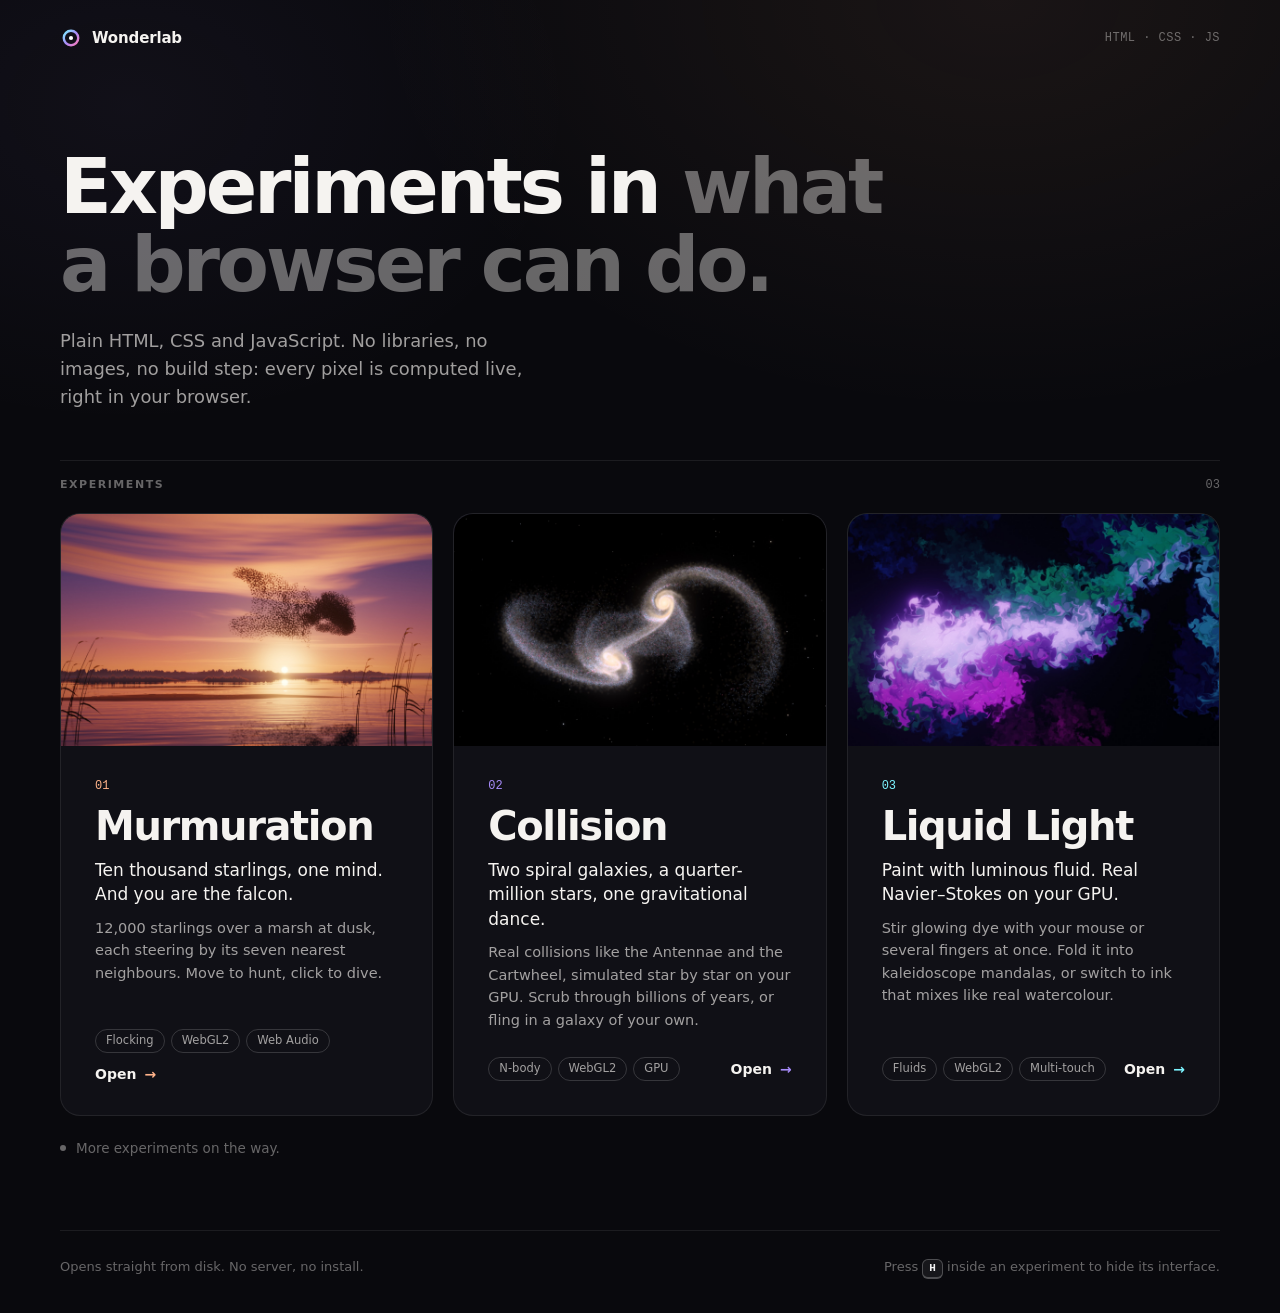
<file: index.html>
<!doctype html>
<html lang="en">
<head>
  <meta charset="utf-8">
  <meta name="viewport" content="width=device-width, initial-scale=1, viewport-fit=cover">
  <title>Wonderlab</title>
  <meta name="description" content="Experiments in plain HTML, CSS and JavaScript. No libraries, no images, no build step: every pixel is computed live in your browser.">
  <meta name="theme-color" content="#09090d">
  <meta name="color-scheme" content="dark">
  <link rel="icon" href="shared/favicon.svg" type="image/svg+xml">
  <link rel="stylesheet" href="shared/wonderlab.css">
  <link rel="stylesheet" href="style.css">
</head>
<body>
  <div class="wrap">
    <header class="top">
      <a class="brand" href="index.html">
        <svg class="brand__mark" viewBox="0 0 64 64" aria-hidden="true">
          <defs>
            <linearGradient id="brand-g" x1="0" y1="0" x2="1" y2="1">
              <stop offset="0" stop-color="#7cf4ff"/>
              <stop offset="0.5" stop-color="#a78bfa"/>
              <stop offset="1" stop-color="#ff7ab6"/>
            </linearGradient>
          </defs>
          <circle cx="32" cy="32" r="21" fill="none" stroke="url(#brand-g)" stroke-width="7"/>
          <circle cx="32" cy="32" r="6" fill="#fff"/>
        </svg>
        <span>Wonderlab</span>
      </a>
      <span class="top__meta">HTML · CSS · JS</span>
    </header>

    <main>
      <section class="hero">
        <h1>Experiments in <span>what a browser can do.</span></h1>
        <p class="lede">Plain HTML, CSS and JavaScript. No libraries, no images, no build step: every pixel is computed live, right in your browser.</p>
      </section>

      <section class="work" aria-labelledby="work-title">
        <div class="work__head">
          <h2 id="work-title">Experiments</h2>
          <span class="work__count">03</span>
        </div>

        <ol class="pieces">
          <!-- To add an experiment: copy this <li>, then change the link, images, text and --accent. -->
          <li>
            <a class="piece" href="murmuration/index.html" style="--accent: #ffb38a" aria-label="Open Murmuration: ten thousand starlings, one mind, and you are the falcon">
              <span class="piece__media">
                <img src="assets/thumbs/murmuration.jpg" alt="" width="1440" height="900" onerror="this.remove()">
                <img class="piece__alt" src="assets/thumbs/murmuration-alt.jpg" alt="" width="1440" height="900" loading="lazy" onerror="this.remove()">
              </span>
              <span class="piece__body">
                <span class="piece__num">01</span>
                <span class="piece__title">Murmuration</span>
                <span class="piece__desc">Ten thousand starlings, one mind. And you are the falcon.</span>
                <span class="piece__detail">12,000 starlings over a marsh at dusk, each steering by its seven nearest neighbours. Move to hunt, click to dive.</span>
                <span class="piece__foot">
                  <span class="piece__tags"><span>Flocking</span><span>WebGL2</span><span>Web Audio</span></span>
                  <span class="piece__cta">Open <span class="piece__arrow" aria-hidden="true">→</span></span>
                </span>
              </span>
            </a>
          </li>
          <li>
            <a class="piece" href="collision/index.html" style="--accent: #a78bfa" aria-label="Open Collision: two spiral galaxies, a quarter-million stars, one gravitational dance">
              <span class="piece__media">
                <img src="assets/thumbs/collision.jpg" alt="" width="1440" height="900" onerror="this.remove()">
                <img class="piece__alt" src="assets/thumbs/collision-alt.jpg" alt="" width="1440" height="900" loading="lazy" onerror="this.remove()">
              </span>
              <span class="piece__body">
                <span class="piece__num">02</span>
                <span class="piece__title">Collision</span>
                <span class="piece__desc">Two spiral galaxies, a quarter-million stars, one gravitational dance.</span>
                <span class="piece__detail">Real collisions like the Antennae and the Cartwheel, simulated star by star on your GPU. Scrub through billions of years, or fling in a galaxy of your own.</span>
                <span class="piece__foot">
                  <span class="piece__tags"><span>N-body</span><span>WebGL2</span><span>GPU</span></span>
                  <span class="piece__cta">Open <span class="piece__arrow" aria-hidden="true">→</span></span>
                </span>
              </span>
            </a>
          </li>
          <li>
            <a class="piece" href="liquid-light/index.html" style="--accent: #7cf4ff" aria-label="Open Liquid Light: paint with luminous fluid">
              <span class="piece__media">
                <img src="assets/thumbs/liquid-light.jpg" alt="" width="1440" height="900" onerror="this.remove()">
                <img class="piece__alt" src="assets/thumbs/liquid-light-alt.jpg" alt="" width="1440" height="900" loading="lazy" onerror="this.remove()">
              </span>
              <span class="piece__body">
                <span class="piece__num">03</span>
                <span class="piece__title">Liquid Light</span>
                <span class="piece__desc">Paint with luminous fluid. Real Navier–Stokes on your GPU.</span>
                <span class="piece__detail">Stir glowing dye with your mouse or several fingers at once. Fold it into kaleidoscope mandalas, or switch to ink that mixes like real watercolour.</span>
                <span class="piece__foot">
                  <span class="piece__tags"><span>Fluids</span><span>WebGL2</span><span>Multi-touch</span></span>
                  <span class="piece__cta">Open <span class="piece__arrow" aria-hidden="true">→</span></span>
                </span>
              </span>
            </a>
          </li>
        </ol>

        <p class="soon"><span class="soon__dot" aria-hidden="true"></span>More experiments on the way.</p>
      </section>
    </main>

    <footer class="foot">
      <span>Opens straight from disk. No server, no install.</span>
      <span>Press <span class="wl-kbd">H</span> inside an experiment to hide its interface.</span>
    </footer>
  </div>
</body>
</html>
</file>
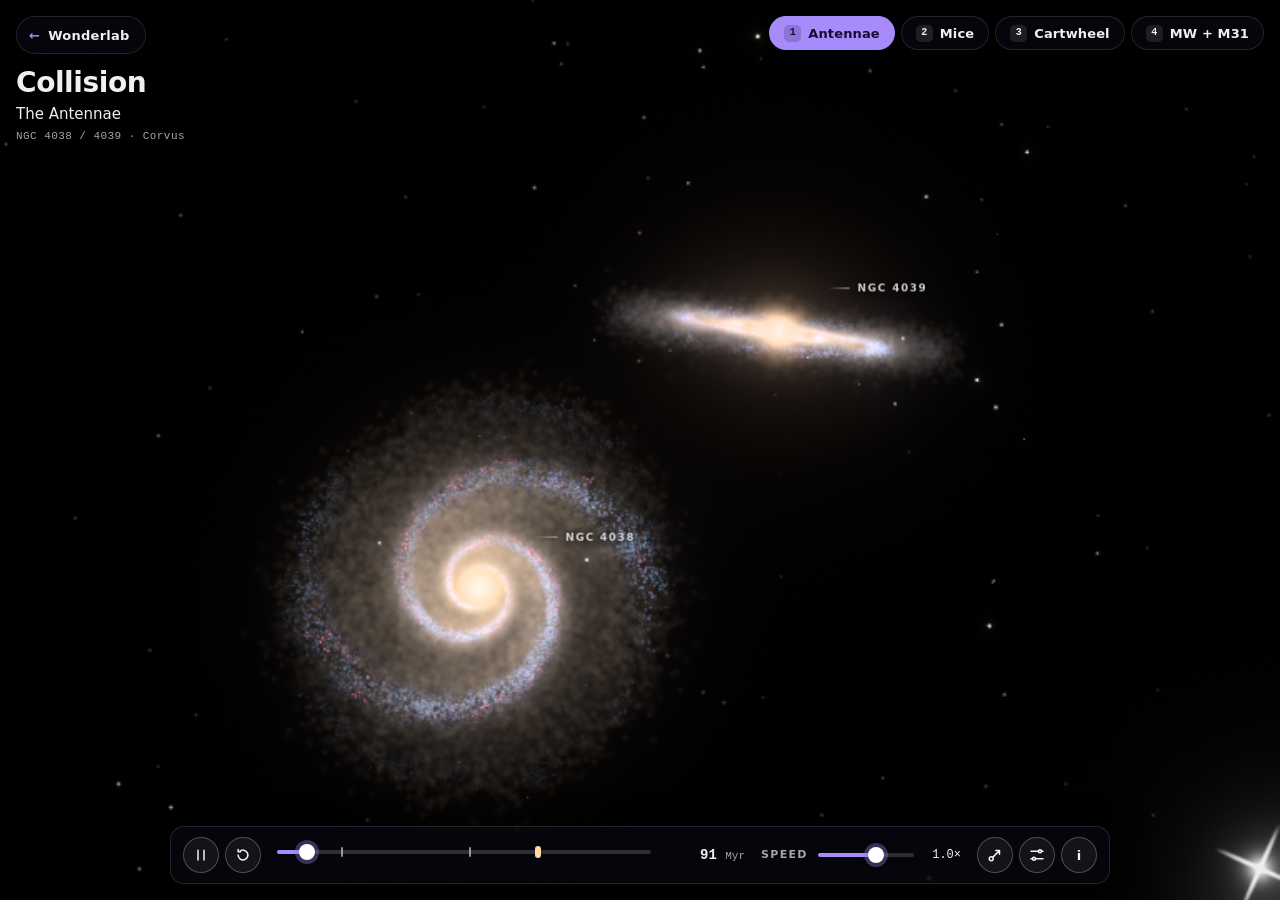
<file: collision/index.html>
<!doctype html>
<html lang="en">
<head>
  <meta charset="utf-8">
  <meta name="viewport" content="width=device-width, initial-scale=1, viewport-fit=cover">
  <title>Collision · Wonderlab</title>
  <meta name="description" content="Two spiral galaxies, a quarter-million stars, one gravitational dance: a real-time GPU simulation of colliding galaxies.">
  <meta name="theme-color" content="#000000">
  <link rel="icon" href="../shared/favicon.svg" type="image/svg+xml">
  <link rel="stylesheet" href="../shared/wonderlab.css">
  <link rel="stylesheet" href="style.css">
</head>
<body>
  <canvas id="stage" class="stage" role="img" aria-label="Simulated galaxy collision"></canvas>
  <canvas id="overlay" class="overlay" aria-hidden="true"></canvas>
  <div id="labels" class="labels wl-ui" aria-hidden="true"></div>

  <a class="wl-home wl-ui" href="../index.html" aria-label="Back to the Wonderlab gallery"><span class="wl-home__arrow" aria-hidden="true">←</span><span>Wonderlab</span></a>

  <header class="title wl-ui">
    <h1 class="title__name">Collision</h1>
    <p class="title__scene" id="scene-title">The Antennae</p>
    <p class="title__desig" id="scene-desig">NGC 4038 / 4039 · Corvus</p>
  </header>

  <nav class="scenes wl-ui" aria-label="Scenarios">
    <button class="wl-btn wl-btn--glass scene" type="button" data-scene="antennae" aria-pressed="true"><span class="scene__key" aria-hidden="true">1</span>Antennae</button>
    <button class="wl-btn wl-btn--glass scene" type="button" data-scene="mice" aria-pressed="false"><span class="scene__key" aria-hidden="true">2</span>Mice</button>
    <button class="wl-btn wl-btn--glass scene" type="button" data-scene="cartwheel" aria-pressed="false"><span class="scene__key" aria-hidden="true">3</span>Cartwheel</button>
    <button class="wl-btn wl-btn--glass scene" type="button" data-scene="milkomeda" aria-pressed="false"><span class="scene__key" aria-hidden="true">4</span>MW + M31</button>
  </nav>

  <p id="caption" class="caption wl-ui" aria-live="polite"></p>

  <section class="dock wl-panel wl-ui" aria-label="Time controls">
    <div class="dock__transport">
      <button id="play" class="wl-btn wl-btn--icon" type="button" aria-label="Pause simulation">
        <svg class="icon icon--pause" viewBox="0 0 24 24" aria-hidden="true"><path d="M8 5.5v13M16 5.5v13"/></svg>
        <svg class="icon icon--play" viewBox="0 0 24 24" aria-hidden="true"><path d="M8.5 5.8v12.4L18.5 12z"/></svg>
      </button>
      <button id="restart" class="wl-btn wl-btn--icon" type="button" aria-label="Restart scenario">
        <svg class="icon" viewBox="0 0 24 24" aria-hidden="true"><path d="M5.5 12a6.5 6.5 0 1 0 2-4.7M5.5 4.5v3.3h3.3"/></svg>
      </button>
    </div>
    <div class="dock__timeline">
      <div class="timeline">
        <div id="marks" class="timeline__marks" aria-hidden="true"></div>
        <input id="timeline" class="wl-range" type="range" min="0" max="1000" step="1" value="0" aria-label="Timeline: drag to jump in time" aria-valuetext="0 million years">
      </div>
      <output id="clock" class="clock" for="timeline"><span id="clock-value">0</span> <span class="clock__unit">Myr</span><span id="clock-suffix" class="clock__suffix"></span></output>
    </div>
    <div class="dock__speed">
      <label class="wl-label" for="speed">Speed</label>
      <input id="speed" class="wl-range" type="range" min="-100" max="60" step="1" value="0">
      <output id="speed-out" class="wl-value" for="speed">1.0×</output>
    </div>
    <div class="dock__tools">
      <button id="fling" class="wl-btn wl-btn--icon" type="button" aria-pressed="false" aria-label="Fling a galaxy (F)">
        <svg class="icon" viewBox="0 0 24 24" aria-hidden="true"><circle cx="7" cy="17" r="2.6"/><path d="M9.5 14.5 18 6M13 6h5v5"/></svg>
      </button>
      <button id="settings-btn" class="wl-btn wl-btn--icon" type="button" aria-expanded="false" aria-controls="settings" aria-label="View settings">
        <svg class="icon" viewBox="0 0 24 24" aria-hidden="true"><path d="M4 7h10M18 7h2M4 17h2M10 17h10"/><circle cx="16" cy="7" r="2"/><circle cx="8" cy="17" r="2"/></svg>
      </button>
      <button class="wl-btn wl-btn--icon" type="button" data-wl-open="about" aria-label="About this piece">i</button>
    </div>
  </section>

  <aside id="settings" class="settings wl-panel wl-ui" aria-label="View settings" hidden>
    <div class="wl-row"><label for="opt-tag">Colour by galaxy <span class="wl-kbd">T</span></label><input id="opt-tag" type="checkbox" class="wl-switch"></div>
    <div class="wl-row"><label for="opt-rotate">Auto-rotate</label><input id="opt-rotate" type="checkbox" class="wl-switch" checked></div>
    <div class="wl-row"><label for="opt-labels">Labels</label><input id="opt-labels" type="checkbox" class="wl-switch" checked></div>
    <div class="wl-row"><label for="opt-dust">Dust lanes</label><input id="opt-dust" type="checkbox" class="wl-switch" checked></div>
    <div class="wl-row"><label for="opt-trails">Core orbits</label><input id="opt-trails" type="checkbox" class="wl-switch"></div>
    <div class="wl-field">
      <label class="wl-label" for="opt-stars">Stars</label>
      <select id="opt-stars" class="wl-select">
        <option value="65536">65,536</option>
        <option value="131072">131,072</option>
        <option value="262144">262,144</option>
        <option value="524288">524,288</option>
      </select>
    </div>
  </aside>

  <div class="wl-hint wl-ui">
    <span class="hint--fine">Drag to orbit · scroll or pinch to zoom · <span class="wl-kbd">F</span> fling a galaxy · <span class="wl-kbd">Space</span> pause</span>
    <span class="hint--touch">Drag to orbit · pinch to zoom · tap ↗ to fling a galaxy</span>
  </div>

  <dialog id="about" class="wl-dialog" aria-labelledby="about-title">
    <button class="wl-btn wl-btn--icon wl-dialog__close" type="button" data-wl-close aria-label="Close">✕</button>
    <div class="wl-dialog__body">
      <h2 id="about-title">Collision</h2>
      <p>Every point of light here is a test particle in a <em>restricted N-body</em> simulation, the method Alar and Juri Toomre used in 1972 to show that the bridges and tails of interacting galaxies are made by tides. Each galaxy is a rigid gravitational potential (a dense bulge inside a broad dark-matter halo). The two cores pull on each other, and up to half a million massless stars feel both, advanced on your GPU by a time-symmetric leapfrog integrator several times per frame.</p>
      <p><strong>Tidal tails.</strong> Tides stretch each disk along the line to its partner. On a prograde pass, where a disk spins the same way the pair orbits, stars on the far side keep pace with the passing galaxy long enough to be pulled free and stream away in long, curving tails, while the near side reaches out as a bridge.</p>
      <p><strong>Stars almost never collide.</strong> If the Sun were a grain of sand 1 mm across, the nearest star would be another grain about 30 km away. The disks pass through each other and only gravity rearranges them. Vast gas clouds do collide, which is why real mergers trigger bursts of star formation: the pink knots are glowing hydrogen around newborn stars.</p>
      <p><strong>Dark-matter halos</strong> outweigh the stars many times over; here each halo holds 13 times its bulge’s mass and keeps the rotation curve near 180–200 km/s. Overlapping halos drag on each other (dynamical friction), draining orbital energy, so each fly-by is followed by a closer one until the cores merge.</p>
      <p><strong>Our future.</strong> Andromeda is about 2.5 million light-years away and closing at roughly 110 km/s. Hubble measurements (van der Marel et al., 2012) predicted a first passage about 4 billion years from now and a merger some 2 billion years later; a 2025 study that added Gaia data and the pull of M33 and the Large Magellanic Cloud put the odds of a merger within 10 billion years closer to 50:50.</p>
      <h3>Controls</h3>
      <ul class="keys">
        <li><span>Drag · arrow keys</span><span>Orbit the camera</span></li>
        <li><span>Scroll · pinch · <span class="wl-kbd">+</span> <span class="wl-kbd">−</span></span><span>Zoom</span></li>
        <li><span><span class="wl-kbd">Space</span></span><span>Play or pause</span></li>
        <li><span><span class="wl-kbd">R</span></span><span>Restart the scenario</span></li>
        <li><span><span class="wl-kbd">1</span>–<span class="wl-kbd">4</span></span><span>Choose a scenario</span></li>
        <li><span><span class="wl-kbd">[</span> <span class="wl-kbd">]</span></span><span>Slower · faster</span></li>
        <li><span><span class="wl-kbd">F</span>, then drag</span><span>Fling a third galaxy</span></li>
        <li><span><span class="wl-kbd">T</span></span><span>Colour stars by their home galaxy</span></li>
        <li><span><span class="wl-kbd">H</span></span><span>Hide the interface</span></li>
      </ul>
      <p class="about__tech">Rendering: soft Gaussian star sprites in a 16-bit floating-point buffer, dust that dims and reddens the light behind it, bloom, and an asinh stretch like the one astronomers use for colour images.</p>
    </div>
  </dialog>

  <script src="../shared/wonderlab.js" defer></script>
  <script src="sim.js" defer></script>
  <script src="shaders.js" defer></script>
  <script src="render.js" defer></script>
  <script src="camera.js" defer></script>
  <script src="fling.js" defer></script>
  <script src="script.js" defer></script>
</body>
</html>
</file>
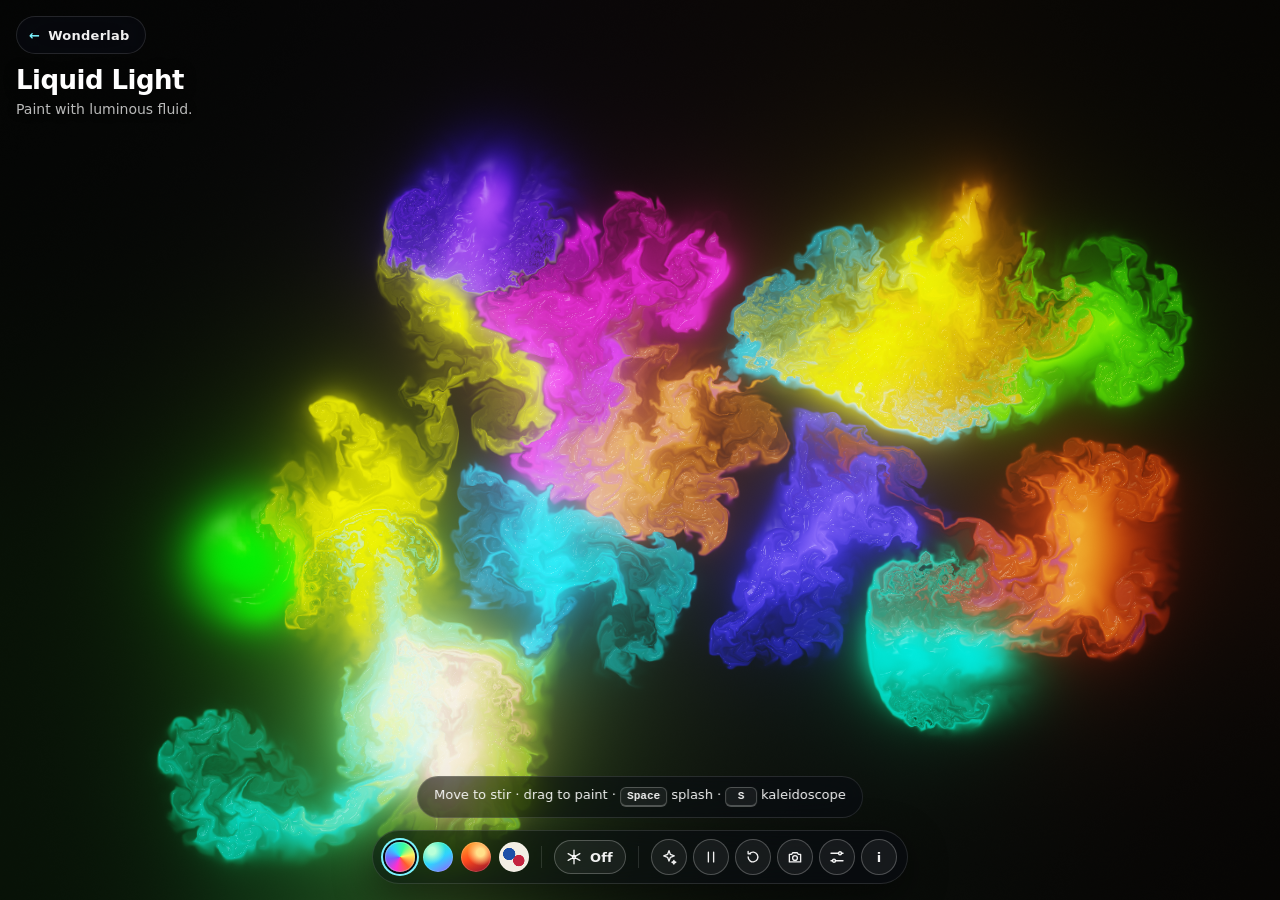
<file: liquid-light/index.html>
<!doctype html>
<html lang="en">
<head>
  <meta charset="utf-8">
  <meta name="viewport" content="width=device-width, initial-scale=1, viewport-fit=cover">
  <title>Liquid Light · Wonderlab</title>
  <meta name="description" content="Paint with luminous fluid: a real-time Navier–Stokes simulation on your GPU, with kaleidoscope symmetry and an ink-on-paper mode.">
  <meta name="theme-color" content="#000000">
  <link rel="icon" href="../shared/favicon.svg" type="image/svg+xml">
  <link rel="stylesheet" href="../shared/wonderlab.css">
  <link rel="stylesheet" href="style.css">
</head>
<body>
  <canvas id="stage" class="stage" role="img" aria-label="Glowing fluid that swirls wherever you paint"></canvas>

  <a class="wl-home wl-ui" href="../index.html" aria-label="Back to the Wonderlab gallery"><span class="wl-home__arrow" aria-hidden="true">←</span><span>Wonderlab</span></a>

  <header class="title wl-ui">
    <h1 class="title__name">Liquid Light</h1>
    <p class="title__tag">Paint with luminous fluid.</p>
  </header>

  <section class="dock wl-panel wl-ui" aria-label="Painting controls">
    <div class="swatches" role="group" aria-label="Palette">
      <button class="swatch swatch--neon" type="button" data-palette="0" aria-pressed="true" aria-label="Neon palette (1)"></button>
      <button class="swatch swatch--aurora" type="button" data-palette="1" aria-pressed="false" aria-label="Aurora palette (2)"></button>
      <button class="swatch swatch--lava" type="button" data-palette="2" aria-pressed="false" aria-label="Lava palette (3)"></button>
      <button class="swatch swatch--ink" type="button" data-palette="3" aria-pressed="false" aria-label="Ink on paper (4)"></button>
    </div>
    <span class="dock__sep" aria-hidden="true"></span>
    <button id="sym" class="wl-btn sym" type="button" aria-label="Kaleidoscope: off. Press S to change.">
      <svg class="icon" viewBox="0 0 24 24" aria-hidden="true"><path d="M12 3v18M4.2 7.5l15.6 9M4.2 16.5l15.6-9"/><circle cx="12" cy="12" r="2.2"/></svg>
      <span id="sym-label" class="sym__label">Off</span>
    </button>
    <span class="dock__sep" aria-hidden="true"></span>
    <div class="dock__actions">
      <button id="burst" class="wl-btn wl-btn--icon" type="button" aria-label="Splash of colour (Space)">
        <svg class="icon" viewBox="0 0 24 24" aria-hidden="true"><path d="M12 3.5l1.9 5.1 5.1 1.9-5.1 1.9-1.9 5.1-1.9-5.1-5.1-1.9 5.1-1.9z"/><path d="M18.5 16.5l.7 1.8 1.8.7-1.8.7-.7 1.8-.7-1.8-1.8-.7 1.8-.7z"/></svg>
      </button>
      <button id="pause" class="wl-btn wl-btn--icon" type="button" aria-pressed="false" aria-label="Freeze the flow (P)">
        <svg class="icon icon--pause" viewBox="0 0 24 24" aria-hidden="true"><path d="M8.5 5.5v13M15.5 5.5v13"/></svg>
        <svg class="icon icon--play" viewBox="0 0 24 24" aria-hidden="true"><path d="M8.5 5.8v12.4L18.5 12z"/></svg>
      </button>
      <button id="clear" class="wl-btn wl-btn--icon" type="button" aria-label="Clear the canvas (C)">
        <svg class="icon" viewBox="0 0 24 24" aria-hidden="true"><path d="M5.5 12a6.5 6.5 0 1 0 2-4.7M5.5 4.5v3.3h3.3"/></svg>
      </button>
      <button id="snap" class="wl-btn wl-btn--icon" type="button" aria-label="Save a picture">
        <svg class="icon" viewBox="0 0 24 24" aria-hidden="true"><path d="M4.5 8.5h3l1.6-2.2h5.8l1.6 2.2h3v10h-15z"/><circle cx="12" cy="13.3" r="3.2"/></svg>
      </button>
      <button id="settings-btn" class="wl-btn wl-btn--icon" type="button" aria-expanded="false" aria-controls="settings" aria-label="Fluid settings">
        <svg class="icon" viewBox="0 0 24 24" aria-hidden="true"><path d="M4 7h10M18 7h2M4 17h2M10 17h10"/><circle cx="16" cy="7" r="2"/><circle cx="8" cy="17" r="2"/></svg>
      </button>
      <button class="wl-btn wl-btn--icon" type="button" data-wl-open="about" aria-label="About this piece">i</button>
    </div>
  </section>

  <aside id="settings" class="settings wl-panel wl-ui" aria-label="Fluid settings" hidden>
    <div class="wl-field">
      <div class="wl-row"><label class="wl-label" for="opt-curl">Swirl</label><output class="wl-value" id="opt-curl-out" for="opt-curl">30</output></div>
      <input id="opt-curl" class="wl-range" type="range" min="0" max="60" step="1" value="30">
    </div>
    <div class="wl-field">
      <div class="wl-row"><label class="wl-label" for="opt-fade">Fade</label><output class="wl-value" id="opt-fade-out" for="opt-fade">Medium</output></div>
      <input id="opt-fade" class="wl-range" type="range" min="0" max="100" step="1" value="45">
    </div>
    <div class="wl-field">
      <div class="wl-row"><label class="wl-label" for="opt-size">Brush</label><output class="wl-value" id="opt-size-out" for="opt-size">Medium</output></div>
      <input id="opt-size" class="wl-range" type="range" min="0" max="100" step="1" value="40">
    </div>
    <div class="wl-row settings__switch"><label for="opt-bloom">Glow</label><input id="opt-bloom" type="checkbox" class="wl-switch" checked></div>
    <div class="wl-row settings__switch"><label for="opt-idle">Paints by itself when idle</label><input id="opt-idle" type="checkbox" class="wl-switch" checked></div>
    <div class="wl-field">
      <label class="wl-label" for="opt-quality">Quality</label>
      <select id="opt-quality" class="wl-select">
        <option value="auto">Auto</option>
        <option value="high">High</option>
        <option value="medium">Medium</option>
        <option value="low">Low</option>
      </select>
    </div>
  </aside>

  <div class="wl-hint wl-ui">
    <span class="hint--fine">Move to stir · drag to paint · <span class="wl-kbd">Space</span> splash · <span class="wl-kbd">S</span> kaleidoscope</span>
    <span class="hint--touch">Drag with one or more fingers to paint</span>
  </div>

  <dialog id="about" class="wl-dialog" aria-labelledby="about-title">
    <button class="wl-btn wl-btn--icon wl-dialog__close" type="button" data-wl-close aria-label="Close">✕</button>
    <div class="wl-dialog__body">
      <h2 id="about-title">Liquid Light</h2>
      <p>What you're stirring is a real fluid simulation. Your GPU solves the <strong>Navier–Stokes equations</strong>, written down by Claude-Louis Navier in 1822 and George Gabriel Stokes in 1845, on a grid of tens of thousands of cells, sixty times a second.</p>
      <p><strong>How a frame works.</strong> Every cell's velocity is carried along by the flow itself (<em>advection</em>). Then the solver makes the fluid incompressible: it measures how much each cell is gaining or losing fluid, solves for the pressure that would cancel it with twenty-odd Jacobi iterations, and subtracts that pressure's gradient. This is Jos Stam's "Stable Fluids" method from 1999, which stays stable at any time step.</p>
      <p><strong>Why it keeps swirling.</strong> Numerical grids blur small eddies away. <em>Vorticity confinement</em> (Fedkiw, Stam &amp; Jensen, 2001) spins them back up, which is what gives the smoke its curls. The <em>Swirl</em> slider controls it.</p>
      <p><strong>The light.</strong> The coloured dye rides on the flow at a much finer resolution than the velocity grid. It's shaded as if it were a glossy liquid surface, then given a soft glow. In <em>Ink</em> mode the dye absorbs light instead of emitting it, so colours mix like real watercolour: overlap blue and yellow and you get green.</p>
      <p>Fun fact: nobody has proved that smooth solutions to these equations always exist in 3D. It's one of the Clay Institute's million-dollar Millennium Prize problems.</p>
      <h3>Controls</h3>
      <ul class="keys">
        <li><span>Move · drag · touch</span><span>Stir and paint (multi-touch works)</span></li>
        <li><span><span class="wl-kbd">Space</span></span><span>Splash of colour</span></li>
        <li><span><span class="wl-kbd">S</span></span><span>Kaleidoscope: off, 2, 3, 4, 6, 8</span></li>
        <li><span><span class="wl-kbd">1</span>–<span class="wl-kbd">4</span></span><span>Neon · Aurora · Lava · Ink</span></li>
        <li><span><span class="wl-kbd">P</span></span><span>Freeze the flow</span></li>
        <li><span><span class="wl-kbd">C</span></span><span>Clear</span></li>
        <li><span><span class="wl-kbd">H</span></span><span>Hide the interface</span></li>
      </ul>
    </div>
  </dialog>

  <script src="../shared/wonderlab.js" defer></script>
  <script src="fluid.js" defer></script>
  <script src="script.js" defer></script>
</body>
</html>
</file>
<file: shared/wonderlab.css>
/* =====================================================================
   Wonderlab — shared chrome
   A tiny UI kit every experiment links to, so the ten pieces feel like
   one family. Theme an experiment by overriding --wl-accent (and
   --wl-accent-ink) on :root in its own style.css. The art itself is
   each experiment's business; this file only styles the chrome.
   ===================================================================== */

:root {
  --wl-accent: #7cf4ff;
  --wl-accent-ink: #03161b;
  --wl-fg: rgba(255, 255, 255, 0.94);
  --wl-fg-dim: rgba(255, 255, 255, 0.64);
  --wl-fg-faint: rgba(255, 255, 255, 0.4);
  --wl-glass: rgba(10, 12, 20, 0.56);
  --wl-glass-strong: rgba(10, 12, 20, 0.84);
  --wl-border: rgba(255, 255, 255, 0.12);
  --wl-border-strong: rgba(255, 255, 255, 0.24);
  --wl-radius: 14px;
  --wl-radius-sm: 9px;
  --wl-inset: 16px;
  --wl-font: ui-sans-serif, system-ui, -apple-system, BlinkMacSystemFont, "SF Pro Text", "Segoe UI", Roboto, "Helvetica Neue", Arial, sans-serif;
  --wl-font-display: ui-sans-serif, system-ui, -apple-system, BlinkMacSystemFont, "SF Pro Display", "Segoe UI", Roboto, "Helvetica Neue", Arial, sans-serif;
  --wl-mono: ui-monospace, "SF Mono", SFMono-Regular, Menlo, Consolas, "Liberation Mono", monospace;
  --wl-ease: cubic-bezier(0.2, 0.8, 0.2, 1);
  --wl-shadow: 0 12px 40px rgba(0, 0, 0, 0.45);
  --wl-blur: blur(18px) saturate(150%);
}

/* ---------- immersive mode: H hides every .wl-ui element ---------- */
.wl-ui {
  transition: opacity 0.35s var(--wl-ease), visibility 0.35s;
}
body.wl-ui-hidden .wl-ui {
  opacity: 0 !important;
  visibility: hidden !important;
  pointer-events: none !important;
}

/* ---------- home chip (top-left, always) ---------- */
.wl-home {
  position: fixed;
  top: max(var(--wl-inset), env(safe-area-inset-top));
  left: max(var(--wl-inset), env(safe-area-inset-left));
  z-index: 1000;
  display: inline-flex;
  align-items: center;
  gap: 8px;
  height: 36px;
  padding: 0 15px 0 12px;
  border: 1px solid var(--wl-border);
  border-radius: 999px;
  background: var(--wl-glass);
  -webkit-backdrop-filter: var(--wl-blur);
  backdrop-filter: var(--wl-blur);
  color: var(--wl-fg);
  font: 600 13px/1 var(--wl-font);
  letter-spacing: 0.02em;
  text-decoration: none;
  transition: opacity 0.35s var(--wl-ease), visibility 0.35s, background 0.2s, border-color 0.2s;
}
.wl-home:hover {
  background: var(--wl-glass-strong);
  border-color: var(--wl-border-strong);
}
.wl-home__arrow {
  display: inline-block;
  color: var(--wl-accent);
  transition: transform 0.25s var(--wl-ease);
}
.wl-home:hover .wl-home__arrow {
  transform: translateX(-3px);
}

/* ---------- panels & labels ---------- */
.wl-panel {
  padding: 14px 16px;
  border: 1px solid var(--wl-border);
  border-radius: var(--wl-radius);
  background: var(--wl-glass);
  -webkit-backdrop-filter: var(--wl-blur);
  backdrop-filter: var(--wl-blur);
  box-shadow: var(--wl-shadow);
  color: var(--wl-fg);
  font: 400 13px/1.45 var(--wl-font);
}
.wl-label {
  display: block;
  color: var(--wl-fg-dim);
  font: 600 11px/1.2 var(--wl-font);
  letter-spacing: 0.12em;
  text-transform: uppercase;
}
.wl-value {
  color: var(--wl-fg);
  font: 500 12px/1 var(--wl-mono);
  font-variant-numeric: tabular-nums;
}
.wl-row {
  display: flex;
  align-items: center;
  justify-content: space-between;
  gap: 12px;
}
.wl-field {
  display: grid;
  gap: 6px;
  margin: 10px 0;
}

/* ---------- buttons ---------- */
.wl-btn {
  appearance: none;
  display: inline-flex;
  align-items: center;
  justify-content: center;
  gap: 8px;
  min-height: 34px;
  padding: 0 14px;
  border: 1px solid var(--wl-border-strong);
  border-radius: 999px;
  background: rgba(255, 255, 255, 0.06);
  color: var(--wl-fg);
  font: 600 13px/1 var(--wl-font);
  letter-spacing: 0.01em;
  white-space: nowrap;
  cursor: pointer;
  user-select: none;
  -webkit-user-select: none;
  transition: background 0.2s, border-color 0.2s, color 0.2s, transform 0.15s var(--wl-ease);
}
.wl-btn:hover {
  background: rgba(255, 255, 255, 0.13);
}
.wl-btn:active {
  transform: scale(0.96);
}
.wl-btn:disabled {
  opacity: 0.45;
  cursor: default;
  transform: none;
}
.wl-btn--primary,
.wl-btn[aria-pressed="true"],
.wl-btn.is-active {
  border-color: transparent;
  background: var(--wl-accent);
  color: var(--wl-accent-ink);
}
.wl-btn--primary:hover,
.wl-btn[aria-pressed="true"]:hover,
.wl-btn.is-active:hover {
  background: color-mix(in srgb, var(--wl-accent) 86%, white);
}
.wl-btn--icon {
  width: 36px;
  min-height: 36px;
  padding: 0;
}
.wl-btn--glass {
  border-color: var(--wl-border);
  background: var(--wl-glass);
  -webkit-backdrop-filter: var(--wl-blur);
  backdrop-filter: var(--wl-blur);
}

/* ---------- range slider (filled track via --p, kept in sync by wonderlab.js) ---------- */
.wl-range {
  --p: 50%;
  -webkit-appearance: none;
  appearance: none;
  width: 100%;
  height: 22px;
  margin: 0;
  background: transparent;
  cursor: pointer;
}
.wl-range::-webkit-slider-runnable-track {
  height: 4px;
  border-radius: 999px;
  background: linear-gradient(to right, var(--wl-accent) var(--p), rgba(255, 255, 255, 0.16) var(--p));
}
.wl-range::-webkit-slider-thumb {
  -webkit-appearance: none;
  width: 16px;
  height: 16px;
  margin-top: -6px;
  border: 0;
  border-radius: 50%;
  background: #fff;
  box-shadow: 0 0 0 4px color-mix(in srgb, var(--wl-accent) 32%, transparent), 0 2px 6px rgba(0, 0, 0, 0.4);
  transition: box-shadow 0.2s;
}
.wl-range:active::-webkit-slider-thumb {
  box-shadow: 0 0 0 7px color-mix(in srgb, var(--wl-accent) 30%, transparent), 0 2px 6px rgba(0, 0, 0, 0.4);
}
.wl-range::-moz-range-track {
  height: 4px;
  border-radius: 999px;
  background: rgba(255, 255, 255, 0.16);
}
.wl-range::-moz-range-progress {
  height: 4px;
  border-radius: 999px;
  background: var(--wl-accent);
}
.wl-range::-moz-range-thumb {
  width: 16px;
  height: 16px;
  border: 0;
  border-radius: 50%;
  background: #fff;
  box-shadow: 0 0 0 4px color-mix(in srgb, var(--wl-accent) 32%, transparent);
}

/* ---------- switch (input[type=checkbox].wl-switch) ---------- */
.wl-switch {
  appearance: none;
  -webkit-appearance: none;
  position: relative;
  flex: none;
  width: 34px;
  height: 20px;
  margin: 0;
  border-radius: 999px;
  background: rgba(255, 255, 255, 0.18);
  cursor: pointer;
  transition: background 0.2s;
}
.wl-switch::after {
  content: "";
  position: absolute;
  top: 2px;
  left: 2px;
  width: 16px;
  height: 16px;
  border-radius: 50%;
  background: #fff;
  box-shadow: 0 1px 3px rgba(0, 0, 0, 0.35);
  transition: transform 0.22s var(--wl-ease);
}
.wl-switch:checked {
  background: var(--wl-accent);
}
.wl-switch:checked::after {
  transform: translateX(14px);
}

/* ---------- select ---------- */
.wl-select {
  appearance: none;
  -webkit-appearance: none;
  min-height: 34px;
  padding: 0 32px 0 12px;
  border: 1px solid var(--wl-border-strong);
  border-radius: var(--wl-radius-sm);
  background: rgba(255, 255, 255, 0.06) url("data:image/svg+xml,%3Csvg xmlns='http://www.w3.org/2000/svg' width='10' height='6'%3E%3Cpath d='M1 1l4 4 4-4' fill='none' stroke='white' stroke-opacity='.7' stroke-width='1.5'/%3E%3C/svg%3E") no-repeat right 12px center;
  color: var(--wl-fg);
  font: 500 13px/1 var(--wl-font);
  cursor: pointer;
}
.wl-select option {
  background: #12141c;
  color: #fff;
}

/* ---------- key caps ---------- */
.wl-kbd {
  display: inline-block;
  min-width: 1.6em;
  padding: 3px 6px;
  border: 1px solid var(--wl-border-strong);
  border-bottom-width: 2px;
  border-radius: 6px;
  background: rgba(255, 255, 255, 0.06);
  color: var(--wl-fg);
  font: 600 11px/1 var(--wl-mono);
  text-align: center;
}

/* ---------- interaction hint (fades after first interaction) ---------- */
.wl-hint {
  position: fixed;
  left: 50%;
  bottom: max(24px, calc(env(safe-area-inset-bottom) + 12px));
  z-index: 900;
  max-width: calc(100vw - 32px);
  padding: 10px 16px;
  border: 1px solid var(--wl-border);
  border-radius: 999px;
  background: var(--wl-glass);
  -webkit-backdrop-filter: var(--wl-blur);
  backdrop-filter: var(--wl-blur);
  color: var(--wl-fg);
  font: 500 13px/1.3 var(--wl-font);
  text-align: center;
  transform: translateX(-50%);
  pointer-events: none;
  transition: opacity 0.8s var(--wl-ease), transform 0.8s var(--wl-ease), visibility 0.8s;
}
.wl-hint.is-hidden {
  opacity: 0;
  visibility: hidden;
  transform: translate(-50%, 10px);
}

/* ---------- info dialog (<dialog class="wl-dialog">) ---------- */
.wl-dialog {
  width: min(560px, calc(100vw - 32px));
  max-height: min(78vh, 720px);
  padding: 0;
  border: 1px solid var(--wl-border-strong);
  border-radius: 18px;
  background: var(--wl-glass-strong);
  -webkit-backdrop-filter: var(--wl-blur);
  backdrop-filter: var(--wl-blur);
  box-shadow: 0 30px 80px rgba(0, 0, 0, 0.6);
  color: var(--wl-fg);
  font: 400 14.5px/1.6 var(--wl-font);
  overflow: auto;
  overscroll-behavior: contain;
}
.wl-dialog::backdrop {
  background: rgba(0, 0, 0, 0.45);
  -webkit-backdrop-filter: blur(4px);
  backdrop-filter: blur(4px);
}
.wl-dialog[open] {
  animation: wl-dialog-in 0.35s var(--wl-ease);
}
.wl-dialog__body {
  padding: 26px 28px 24px;
}
.wl-dialog h2 {
  margin: 0 0 12px;
  font: 700 22px/1.2 var(--wl-font-display);
  letter-spacing: -0.01em;
}
.wl-dialog h3 {
  margin: 20px 0 8px;
  color: var(--wl-fg-dim);
  font: 600 11px/1.2 var(--wl-font);
  letter-spacing: 0.12em;
  text-transform: uppercase;
}
.wl-dialog p {
  margin: 0 0 12px;
  color: rgba(255, 255, 255, 0.82);
}
.wl-dialog a {
  color: var(--wl-accent);
}
.wl-dialog__close {
  position: sticky;
  top: 12px;
  float: right;
  margin: 12px 12px 0 0;
}
@keyframes wl-dialog-in {
  from { opacity: 0; transform: translateY(12px) scale(0.98); }
  to { opacity: 1; transform: none; }
}

/* ---------- utilities ---------- */
.wl-sr-only {
  position: absolute !important;
  width: 1px;
  height: 1px;
  margin: -1px;
  padding: 0;
  overflow: hidden;
  clip: rect(0 0 0 0);
  white-space: nowrap;
  border: 0;
}
.wl-fallback {
  position: fixed;
  inset: 0;
  z-index: 2000;
  display: grid;
  place-items: center;
  padding: 24px;
  background: #07070c;
  color: var(--wl-fg);
  font: 400 15px/1.6 var(--wl-font);
  text-align: center;
}

:where(.wl-btn, .wl-home, .wl-range, .wl-switch, .wl-select, .wl-dialog a):focus-visible {
  outline: 2px solid var(--wl-accent);
  outline-offset: 3px;
}

@media (prefers-reduced-motion: reduce) {
  .wl-ui, .wl-home, .wl-btn, .wl-hint, .wl-switch, .wl-switch::after, .wl-home__arrow {
    transition-duration: 0.01ms !important;
  }
  .wl-dialog[open] {
    animation: none;
  }
}
</file>
<file: style.css>
/* =====================================================================
   Wonderlab — gallery
   Minimal front door. Fonts and key caps come from shared/wonderlab.css;
   each experiment card sets its own --accent.
   ===================================================================== */

:root {
  --bg: #09090d;
  --surface: #101016;
  --line: rgba(255, 255, 255, 0.08);
  --line-strong: rgba(255, 255, 255, 0.16);
  --text: #f5f3f0;
  --muted: rgba(245, 243, 240, 0.64);
  --faint: rgba(245, 243, 240, 0.4);
  --gutter: clamp(20px, 5vw, 48px);
  --radius: 20px;
}

*,
*::before,
*::after {
  box-sizing: border-box;
}

html {
  background: var(--bg);
  color: var(--text);
  -webkit-text-size-adjust: 100%;
}

body {
  margin: 0;
  min-height: 100vh;
  background:
    radial-gradient(70% 45% at 78% 0%, rgba(255, 179, 138, 0.07), transparent 70%),
    radial-gradient(50% 35% at 10% 8%, rgba(167, 139, 250, 0.05), transparent 70%),
    var(--bg);
  font: 400 16px/1.5 var(--wl-font);
  -webkit-font-smoothing: antialiased;
  -moz-osx-font-smoothing: grayscale;
}

.wrap {
  display: flex;
  flex-direction: column;
  width: min(1160px, 100% - 2 * var(--gutter));
  min-height: 100vh;
  margin: 0 auto;
}

/* ---------- top bar ---------- */
.top {
  display: flex;
  align-items: center;
  justify-content: space-between;
  gap: 16px;
  height: 76px;
}
.brand {
  display: inline-flex;
  align-items: center;
  gap: 10px;
  color: var(--text);
  font: 650 15px/1 var(--wl-font-display);
  letter-spacing: -0.01em;
  text-decoration: none;
}
.brand__mark {
  width: 22px;
  height: 22px;
}
.top__meta {
  color: var(--faint);
  font: 500 12px/1 var(--wl-mono);
  letter-spacing: 0.04em;
}

/* ---------- hero ---------- */
.hero {
  padding: clamp(40px, 8vh, 96px) 0 clamp(32px, 5.5vh, 60px);
}
.hero h1 {
  max-width: 15em;
  margin: 0;
  font: 650 clamp(40px, 6vw, 76px)/1.02 var(--wl-font-display);
  letter-spacing: -0.042em;
  text-wrap: balance;
}
.hero h1 span {
  color: var(--faint);
}
.lede {
  max-width: 44ch;
  margin: 24px 0 0;
  color: var(--muted);
  font-size: clamp(16px, 1.4vw, 18px);
  line-height: 1.55;
}

/* ---------- experiments ---------- */
.work {
  padding-bottom: clamp(48px, 8vh, 88px);
}
.work__head {
  display: flex;
  align-items: baseline;
  justify-content: space-between;
  padding-top: 18px;
  margin-bottom: 22px;
  border-top: 1px solid var(--line);
}
.work__head h2 {
  margin: 0;
  color: var(--faint);
  font: 600 11px/1 var(--wl-font);
  letter-spacing: 0.14em;
  text-transform: uppercase;
}
.work__count {
  color: var(--faint);
  font: 500 12px/1 var(--wl-mono);
}

.pieces {
  display: grid;
  grid-template-columns: repeat(auto-fit, minmax(min(100%, 340px), 1fr));
  gap: 20px;
  margin: 0;
  padding: 0;
  list-style: none;
}

.piece {
  --accent: #ffffff;
  display: grid;
  grid-template-columns: 1fr;
  grid-template-rows: auto 1fr; /* spare height goes to the text, so cards in a row line up */
  height: 100%;
  overflow: hidden;
  border: 1px solid var(--line);
  border-radius: var(--radius);
  background: var(--surface);
  color: inherit;
  text-decoration: none;
  transition: border-color 0.4s var(--wl-ease), box-shadow 0.5s var(--wl-ease);
}
.piece:hover,
.piece:focus-visible {
  border-color: color-mix(in srgb, var(--accent) 42%, transparent);
  box-shadow: 0 40px 120px -60px color-mix(in srgb, var(--accent) 60%, transparent);
}
.piece:focus-visible {
  outline: 2px solid var(--accent);
  outline-offset: 4px;
}

.piece__media {
  position: relative;
  display: block;
  aspect-ratio: 16 / 10;
  overflow: hidden;
  background:
    radial-gradient(120% 90% at 30% 20%, color-mix(in srgb, var(--accent) 38%, transparent), transparent 62%),
    #121219;
}
.piece__media img {
  position: absolute;
  inset: 0;
  width: 100%;
  height: 100%;
  object-fit: cover;
  transition: opacity 0.9s var(--wl-ease), transform 1.6s var(--wl-ease);
}
.piece__alt {
  opacity: 0;
}
.piece:hover .piece__media img,
.piece:focus-visible .piece__media img {
  transform: scale(1.03);
}
.piece:hover .piece__alt,
.piece:focus-visible .piece__alt {
  opacity: 1;
}

.piece__body {
  display: flex;
  flex-direction: column;
  padding: clamp(22px, 3vw, 34px);
}
.piece__num {
  color: var(--accent);
  font: 500 12px/1 var(--wl-mono);
}
.piece__title {
  margin: 14px 0 10px;
  font: 650 clamp(28px, 3.2vw, 40px)/1.04 var(--wl-font-display);
  letter-spacing: -0.035em;
}
.piece__desc {
  color: var(--text);
  font-size: 17px;
  line-height: 1.45;
}
.piece__detail {
  margin-top: 10px;
  color: var(--muted);
  font-size: 14.5px;
  line-height: 1.55;
}
.piece__foot {
  display: flex;
  flex-wrap: wrap;
  align-items: center;
  justify-content: space-between;
  gap: 14px;
  margin-top: auto;
  padding-top: 26px;
}
.piece__tags {
  display: flex;
  flex-wrap: wrap;
  gap: 6px;
}
.piece__tags span {
  padding: 5px 10px;
  border: 1px solid var(--line-strong);
  border-radius: 999px;
  color: var(--muted);
  font: 500 11.5px/1 var(--wl-font);
}
.piece__cta {
  display: inline-flex;
  align-items: center;
  gap: 8px;
  font: 600 14px/1 var(--wl-font);
}
.piece__arrow {
  display: inline-block;
  color: var(--accent);
  transition: transform 0.35s var(--wl-ease);
}
.piece:hover .piece__arrow,
.piece:focus-visible .piece__arrow {
  transform: translateX(4px);
}

/* A lone experiment gets the full width, image beside its text. */
.pieces > li:only-child {
  grid-column: 1 / -1;
}
.pieces > li:only-child .piece {
  grid-template-columns: minmax(0, 1.7fr) minmax(280px, 1fr);
  grid-template-rows: none;
}
.pieces > li:only-child .piece__media {
  aspect-ratio: 16 / 9;
}
@media (max-width: 860px) {
  .pieces > li:only-child .piece {
    grid-template-columns: 1fr;
  }
}

.soon {
  display: flex;
  align-items: center;
  gap: 10px;
  margin: 22px 0 0;
  color: var(--faint);
  font-size: 13.5px;
}
.soon__dot {
  width: 6px;
  height: 6px;
  border-radius: 50%;
  background: var(--faint);
  animation: soon-pulse 2.4s ease-in-out infinite;
}
@keyframes soon-pulse {
  50% { opacity: 0.25; }
}

/* ---------- footer ---------- */
.foot {
  display: flex;
  flex-wrap: wrap;
  justify-content: space-between;
  gap: 10px 24px;
  margin-top: auto;
  padding: 26px 0 max(34px, env(safe-area-inset-bottom));
  border-top: 1px solid var(--line);
  color: var(--faint);
  font-size: 13px;
}

@media (prefers-reduced-motion: reduce) {
  .piece,
  .piece__media img,
  .piece__arrow {
    transition: none;
  }
  .piece:hover .piece__media img,
  .piece:focus-visible .piece__media img {
    transform: none;
  }
  .soon__dot {
    animation: none;
  }
}
</file>
<file: collision/style.css>
/* Collision · layout and theming on top of the shared Wonderlab kit. */
:root {
  --wl-accent: #a78bfa;
  --wl-accent-ink: #170d33;
  --edge: max(var(--wl-inset), env(safe-area-inset-left));
  --edge-r: max(var(--wl-inset), env(safe-area-inset-right));
  --edge-t: max(var(--wl-inset), env(safe-area-inset-top));
  --edge-b: max(var(--wl-inset), calc(env(safe-area-inset-bottom) + 8px));
  --dock-h: 58px;
  --above-dock: calc(var(--edge-b) + var(--dock-h) + 12px);
}

html,
body {
  height: 100%;
}
body {
  margin: 0;
  overflow: hidden;
  background: #000;
  color: var(--wl-fg);
  font: 400 14px/1.4 var(--wl-font);
  -webkit-font-smoothing: antialiased;
  -webkit-tap-highlight-color: transparent;
}

/* ---------- canvases ---------- */
.stage,
.overlay {
  position: fixed;
  inset: 0;
  display: block;
  width: 100%;
  height: 100%;
}
.stage {
  touch-action: none;
  cursor: grab;
  outline: none;
}
.stage.is-dragging {
  cursor: grabbing;
}
.stage.is-fling {
  cursor: crosshair;
}
.overlay {
  pointer-events: none;
}

/* ---------- galaxy labels (positioned from script) ---------- */
.labels {
  position: fixed;
  inset: 0;
  overflow: hidden;
  pointer-events: none;
}
.label {
  position: absolute;
  left: 0;
  top: 0;
  display: flex;
  align-items: center;
  gap: 8px;
  color: rgba(255, 255, 255, 0.78);
  font: 600 10.5px/1 var(--wl-font);
  letter-spacing: 0.14em;
  text-transform: uppercase;
  white-space: nowrap;
  text-shadow: 0 1px 6px rgba(0, 0, 0, 0.9);
  opacity: 0;
  transition: opacity 0.6s var(--wl-ease);
  will-change: transform;
}
.label::before {
  content: "";
  width: 22px;
  height: 1px;
  background: linear-gradient(to right, transparent, currentColor);
}
.label.is-on {
  opacity: 1;
}

/* ---------- title block (below the home chip) ---------- */
.title {
  position: fixed;
  top: calc(var(--edge-t) + 52px);
  left: var(--edge);
  max-width: min(360px, calc(100vw - 32px));
  pointer-events: none;
  text-shadow: 0 1px 12px rgba(0, 0, 0, 0.85);
}
.title__name {
  margin: 0;
  font: 700 28px/1.05 var(--wl-font-display);
  letter-spacing: -0.015em;
}
.title__scene {
  margin: 8px 0 0;
  color: var(--wl-fg);
  font: 500 15px/1.3 var(--wl-font-display);
}
.title__desig {
  margin: 4px 0 0;
  color: var(--wl-fg-dim);
  font: 500 11px/1.3 var(--wl-mono);
  letter-spacing: 0.04em;
}

/* ---------- scenario switcher ---------- */
.scenes {
  position: fixed;
  top: var(--edge-t);
  right: var(--edge-r);
  display: flex;
  gap: 6px;
}
.scene {
  gap: 7px;
}
.scene__key {
  display: inline-grid;
  place-items: center;
  width: 17px;
  height: 17px;
  border-radius: 5px;
  background: rgba(255, 255, 255, 0.1);
  font: 600 10px/1 var(--wl-mono);
}
.scene[aria-pressed="true"] .scene__key {
  background: rgba(23, 13, 51, 0.18);
}

/* ---------- documentary caption ---------- */
.caption {
  position: fixed;
  left: 50%;
  bottom: calc(var(--above-dock) + 52px);
  width: max-content;
  max-width: calc(100vw - 48px);
  margin: 0;
  color: #fff;
  font: 500 17px/1.35 var(--wl-font-display);
  letter-spacing: 0.005em;
  text-align: center;
  text-shadow: 0 1px 3px rgba(0, 0, 0, 0.9), 0 0 24px rgba(0, 0, 0, 0.75);
  transform: translateX(-50%);
  opacity: 0;
  pointer-events: none;
}
.caption.is-on {
  opacity: 1;
  transition: opacity 0.9s var(--wl-ease), visibility 0.35s;
}
.caption.is-off {
  transition: opacity 1.4s var(--wl-ease), visibility 0.35s;
}
.caption__time {
  margin-right: 10px;
  color: var(--wl-accent);
  font: 600 12px/1 var(--wl-mono);
  letter-spacing: 0.04em;
}

/* ---------- dock: transport, timeline, speed, tools ---------- */
.dock {
  position: fixed;
  left: 50%;
  bottom: var(--edge-b);
  box-sizing: border-box;
  display: grid;
  grid-template-columns: auto minmax(0, 1fr) auto auto;
  align-items: center;
  gap: 16px;
  width: min(940px, calc(100vw - 32px));
  min-height: var(--dock-h);
  padding: 10px 12px;
  transform: translateX(-50%);
}
.dock__transport,
.dock__tools {
  display: flex;
  gap: 6px;
}
.dock__timeline {
  display: flex;
  align-items: center;
  gap: 14px;
  min-width: 0;
}
.timeline {
  position: relative;
  flex: 1;
  min-width: 0;
}
.timeline__marks {
  position: absolute;
  inset: 0 0 auto;
  height: 22px;
  pointer-events: none;
}
.mark {
  position: absolute;
  top: 6px;
  width: 2px;
  height: 10px;
  margin-left: -1px;
  border-radius: 1px;
  background: rgba(255, 255, 255, 0.55);
  z-index: 1;
}
.mark--merge {
  top: 5px;
  width: 6px;
  height: 12px;
  margin-left: -3px;
  border-radius: 3px;
  background: #ffd9a6;
}
.timeline .wl-range {
  position: relative;
}
.clock {
  min-width: 9.5ch;
  color: var(--wl-fg);
  font: 600 14px/1 var(--wl-mono);
  font-variant-numeric: tabular-nums;
  text-align: right;
  white-space: nowrap;
}
.clock__unit,
.clock__suffix {
  color: var(--wl-fg-dim);
  font-size: 11px;
  font-weight: 500;
}
.clock__suffix:not(:empty) {
  margin-left: 4px;
}
.dock__speed {
  display: grid;
  grid-template-columns: auto 96px 4.5ch;
  align-items: center;
  gap: 10px;
}
.dock__speed .wl-value {
  text-align: right;
}

.icon {
  width: 18px;
  height: 18px;
  fill: none;
  stroke: currentColor;
  stroke-width: 2;
  stroke-linecap: round;
  stroke-linejoin: round;
}
.icon--play {
  fill: currentColor;
  stroke-width: 1.5;
}
#play .icon--play,
#play.is-paused .icon--pause {
  display: none;
}
#play.is-paused .icon--play {
  display: block;
}

/* ---------- settings popover ---------- */
.settings {
  position: fixed;
  right: max(var(--edge-r), calc((100vw - 940px) / 2));
  bottom: var(--above-dock);
  display: grid;
  gap: 12px;
  width: 248px;
  box-sizing: border-box;
}
.settings[hidden] {
  display: none;
}
.settings label {
  display: flex;
  align-items: center;
  gap: 8px;
}
.settings .wl-field {
  margin: 0;
}

/* ---------- hint sits above the dock ---------- */
.wl-hint {
  bottom: var(--above-dock);
}

/* ---------- dialog extras ---------- */
.keys {
  display: grid;
  gap: 7px;
  margin: 0 0 16px;
  padding: 0;
  list-style: none;
}
.keys li {
  display: flex;
  justify-content: space-between;
  gap: 16px;
  color: rgba(255, 255, 255, 0.82);
  font-size: 13.5px;
}
.keys li > span:first-child {
  color: var(--wl-fg-dim);
}
.about__tech {
  color: var(--wl-fg-dim) !important;
  font-size: 13px;
}

/* ---------- fallback ---------- */
.wl-fallback h2 {
  margin: 0 0 8px;
  font: 700 22px/1.2 var(--wl-font-display);
}
.wl-fallback p {
  max-width: 440px;
  margin: 0 auto;
  color: var(--wl-fg-dim);
}

/* ---------- medium widths: drop the speed label ---------- */
@media (max-width: 980px) {
  .dock__speed .wl-label {
    display: none;
  }
  .dock__speed {
    grid-template-columns: 80px 4.5ch;
  }
}

/* ---------- phones ---------- */
@media (max-width: 640px) {
  :root {
    --dock-h: 104px;
  }
  .title {
    top: calc(var(--edge-t) + 46px);
  }
  .title__name {
    font-size: 22px;
  }
  .title__scene {
    margin-top: 5px;
    font-size: 13.5px;
  }
  .title__desig {
    font-size: 10px;
  }
  .scenes {
    top: auto;
    left: var(--edge);
    right: var(--edge-r);
    bottom: var(--above-dock);
    justify-content: space-between;
    gap: 5px;
  }
  .scene {
    flex: 1 1 0;
    min-width: 0;
    padding: 0 6px;
    font-size: 12px;
  }
  .scene__key {
    display: none;
  }
  .caption {
    top: calc(var(--edge-t) + 146px);
    bottom: auto;
    font-size: 15px;
    white-space: normal;
  }
  .wl-hint {
    bottom: calc(var(--above-dock) + 46px);
    font-size: 12px;
  }
  /* The timeline gets its own full-width row: scrubbing time is the main control. */
  .dock {
    grid-template-columns: auto minmax(0, 1fr) auto;
    grid-template-areas:
      "timeline timeline timeline"
      "transport speed tools";
    gap: 8px 10px;
    padding: 10px 12px;
  }
  .dock__transport { grid-area: transport; }
  .dock__timeline { grid-area: timeline; gap: 10px; }
  .dock__speed {
    grid-area: speed;
    grid-template-columns: minmax(40px, 1fr) 4.5ch;
    gap: 6px;
  }
  .dock__speed .wl-label {
    display: block;
    position: absolute;
    width: 1px;
    height: 1px;
    overflow: hidden;
    clip: rect(0 0 0 0);
    white-space: nowrap;
  }
  .dock__tools {
    grid-area: tools;
    justify-content: flex-end;
  }
  .clock {
    min-width: 8ch;
    font-size: 13px;
  }
  .settings {
    left: var(--edge);
    right: var(--edge-r);
    bottom: calc(var(--above-dock) + 46px);
    width: auto;
  }
}

@media (max-width: 640px) and (max-height: 560px) {
  .title__desig,
  .caption {
    display: none;
  }
}

@media (prefers-reduced-motion: reduce) {
  .caption.is-on,
  .caption.is-off,
  .label {
    transition-duration: 0.01ms;
  }
}

/* ---------- hint wording: keys on desktop, gestures on touch screens ---------- */
.hint--touch {
  display: none;
}
@media (hover: none) and (pointer: coarse) {
  .hint--fine {
    display: none;
  }
  .hint--touch {
    display: inline;
  }
}
</file>
<file: liquid-light/style.css>
/* =====================================================================
   Liquid Light · style.css
   ===================================================================== */

:root {
  --wl-accent: #7cf4ff;
  --wl-accent-ink: #03161b;
  --edge: max(16px, env(safe-area-inset-left));
  --edge-r: max(16px, env(safe-area-inset-right));
  --edge-t: max(16px, env(safe-area-inset-top));
  --edge-b: max(16px, env(safe-area-inset-bottom));
  --title-ink: #fff;
}

html,
body {
  height: 100%;
  margin: 0;
  overflow: hidden;
  background: #000;
  color: var(--wl-fg);
  font-family: var(--wl-font);
  -webkit-font-smoothing: antialiased;
}

.stage {
  position: fixed;
  inset: 0;
  display: block;
  width: 100%;
  height: 100%;
  touch-action: none;
  cursor: crosshair;
  user-select: none;
  -webkit-user-select: none;
  -webkit-tap-highlight-color: transparent;
}

/* ---------- title ---------- */
.title {
  position: fixed;
  top: calc(var(--edge-t) + 50px);
  left: var(--edge);
  color: var(--title-ink);
  pointer-events: none;
  text-shadow: 0 1px 14px rgba(0, 0, 0, 0.35);
}
.title__name {
  margin: 0;
  font: 700 26px/1.1 var(--wl-font-display);
  letter-spacing: -0.02em;
}
.title__tag {
  margin: 6px 0 0;
  font-size: 14px;
  opacity: 0.72;
}

/* ---------- dock ---------- */
.dock {
  position: fixed;
  left: 50%;
  bottom: var(--edge-b);
  display: flex;
  align-items: center;
  gap: 12px;
  padding: 8px 10px;
  border-radius: 999px;
  transform: translateX(-50%);
  white-space: nowrap;
}
.dock__sep {
  width: 1px;
  height: 22px;
  background: var(--wl-border);
}
.dock__actions {
  display: flex;
  gap: 6px;
}

.swatches {
  display: flex;
  gap: 8px;
  padding-left: 2px;
}
.swatch {
  position: relative;
  width: 30px;
  height: 30px;
  padding: 0;
  border: 0;
  border-radius: 50%;
  background: var(--sw);
  box-shadow: inset 0 0 0 1px rgba(255, 255, 255, 0.18);
  cursor: pointer;
  transition: transform 0.2s var(--wl-ease), box-shadow 0.2s;
}
.swatch:hover {
  transform: scale(1.08);
}
.swatch[aria-pressed="true"] {
  box-shadow: inset 0 0 0 1px rgba(255, 255, 255, 0.25), 0 0 0 2px #0b0c12, 0 0 0 4px var(--wl-accent);
}
.swatch:focus-visible {
  outline: 2px solid var(--wl-accent);
  outline-offset: 5px;
}
.swatch--neon {
  --sw: conic-gradient(from 200deg, #ff2fd0, #7a5cff, #2fd2ff, #36ff9a, #fff35c, #ff5c2f, #ff2fd0);
}
.swatch--aurora {
  --sw: radial-gradient(circle at 30% 30%, #b9ffd9 0 12%, transparent 45%), linear-gradient(150deg, #36ff9a, #2fd2ff 55%, #9b5cff);
}
.swatch--lava {
  --sw: radial-gradient(circle at 65% 35%, #ffe08a 0 14%, transparent 48%), linear-gradient(160deg, #ffb02e, #ff4a1c 50%, #8a0f2e);
}
.swatch--ink {
  --sw: radial-gradient(circle at 34% 40%, #1d4fa8 0 22%, transparent 24%), radial-gradient(circle at 66% 62%, #c4233f 0 20%, transparent 22%), #f3eee4;
}

.sym {
  gap: 7px;
  min-width: 72px;
  padding: 0 12px 0 10px;
}
.sym__label {
  font-variant-numeric: tabular-nums;
}

.icon {
  width: 18px;
  height: 18px;
  fill: none;
  stroke: currentColor;
  stroke-width: 1.8;
  stroke-linecap: round;
  stroke-linejoin: round;
}
#pause .icon--play,
#pause[aria-pressed="true"] .icon--pause {
  display: none;
}
#pause[aria-pressed="true"] .icon--play {
  display: block;
}

/* ---------- settings ---------- */
.settings {
  position: fixed;
  right: var(--edge-r);
  bottom: calc(var(--edge-b) + 66px);
  width: 264px;
}
.settings[hidden] {
  display: none;
}
.settings__switch {
  margin: 12px 0;
}

/* ---------- hint ---------- */
.wl-hint {
  bottom: calc(var(--edge-b) + 66px);
}
.hint--touch {
  display: none;
}
@media (hover: none) and (pointer: coarse) {
  .hint--fine {
    display: none;
  }
  .hint--touch {
    display: inline;
  }
}

/* ---------- dialog list ---------- */
.keys {
  margin: 0;
  padding: 0;
  list-style: none;
}
.keys li {
  display: flex;
  justify-content: space-between;
  gap: 16px;
  padding: 7px 0;
  border-bottom: 1px solid var(--wl-border);
  font-size: 13.5px;
}
.keys li span:last-child {
  color: var(--wl-fg-dim);
  text-align: right;
}

/* ---------- ink on paper: dark text over the light canvas ---------- */
body.is-paper {
  --title-ink: #1c2030;
  background: #f4f0e6;
}
body.is-paper .title {
  text-shadow: none;
}

/* ---------- phones ---------- */
@media (max-width: 640px) {
  .title {
    top: calc(var(--edge-t) + 46px);
  }
  .title__name {
    font-size: 22px;
  }
  .title__tag {
    font-size: 13px;
  }
  .dock {
    left: var(--edge);
    right: var(--edge-r);
    flex-wrap: wrap;
    justify-content: space-between;
    gap: 10px 8px;
    padding: 10px 12px;
    border-radius: var(--wl-radius);
    transform: none;
  }
  .dock__sep {
    display: none;
  }
  .swatches {
    gap: 10px;
  }
  .dock__actions {
    flex-basis: 100%;
    justify-content: space-between;
  }
  .settings {
    left: var(--edge);
    right: var(--edge-r);
    bottom: calc(var(--edge-b) + 116px);
    width: auto;
  }
  .wl-hint {
    bottom: calc(var(--edge-b) + 116px);
    font-size: 12.5px;
  }
}

.wl-fallback p {
  max-width: 34em;
  margin: 0 auto;
}
</file>
